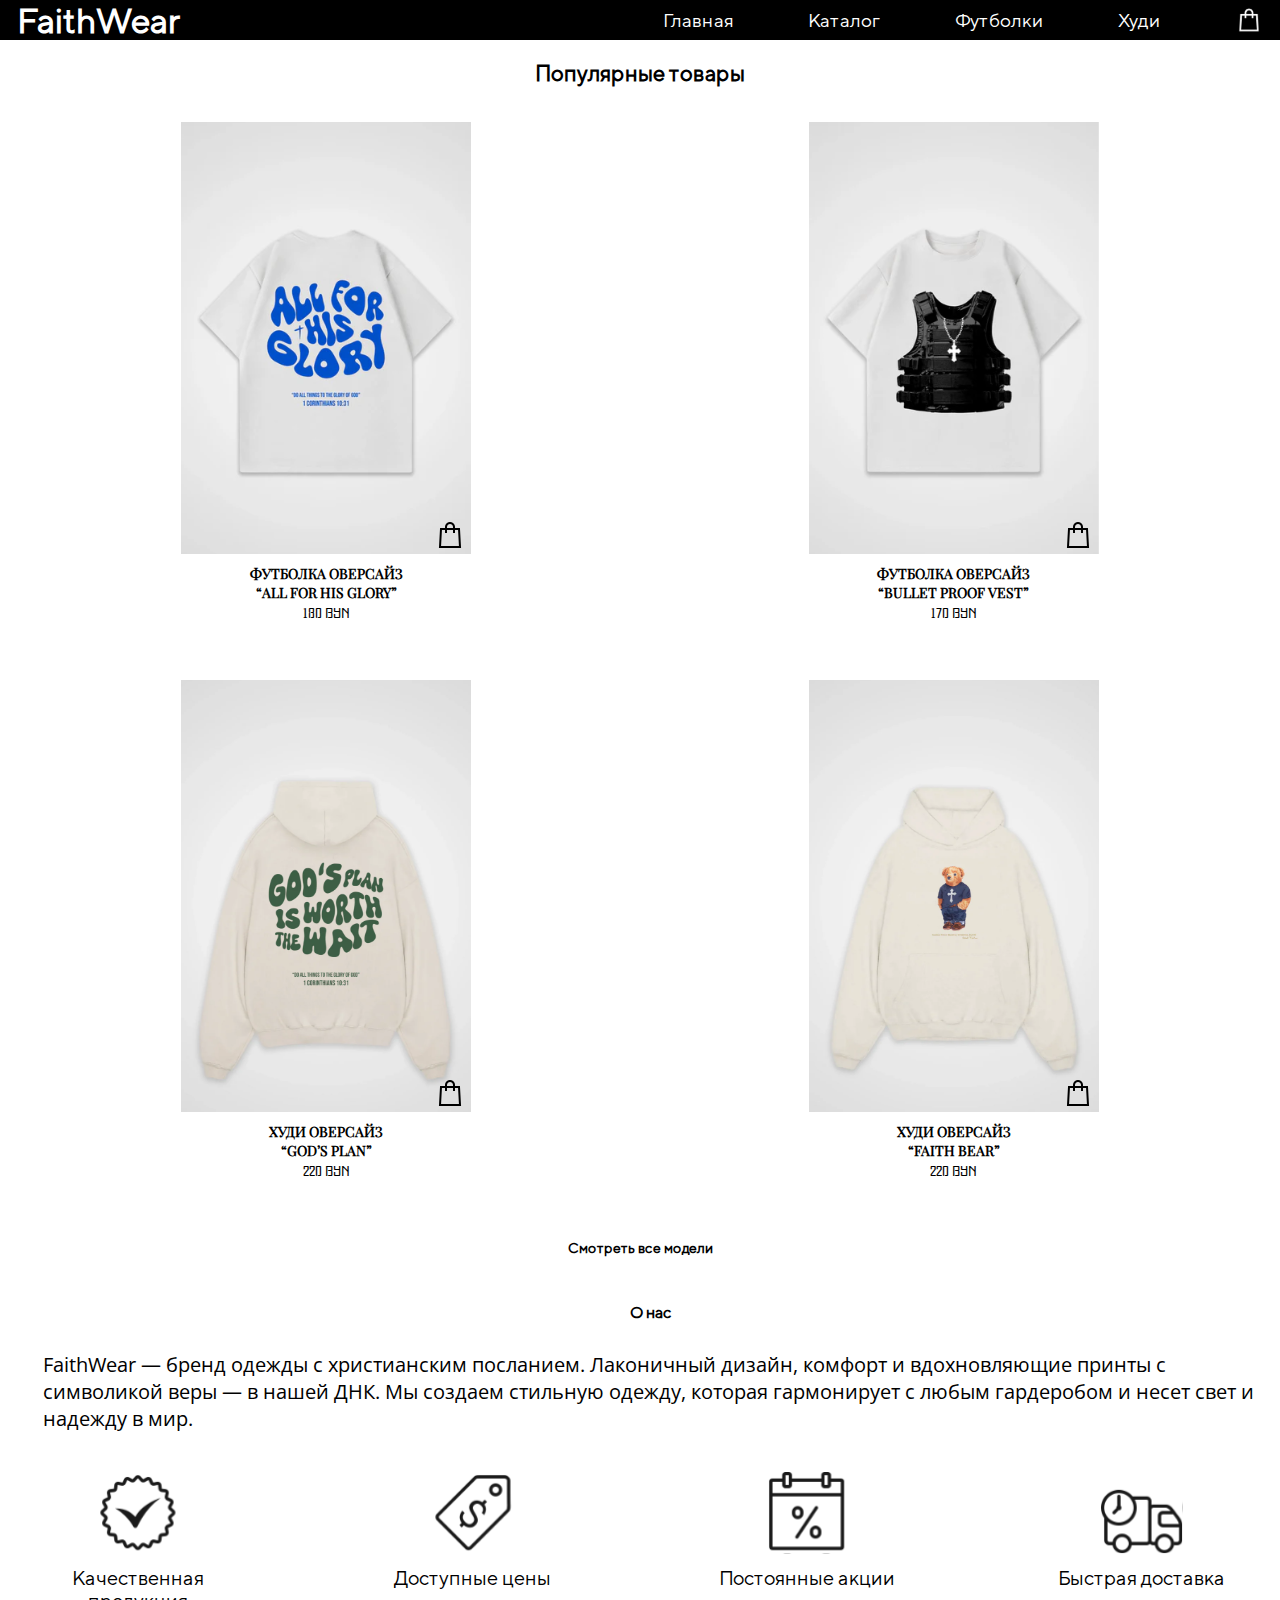
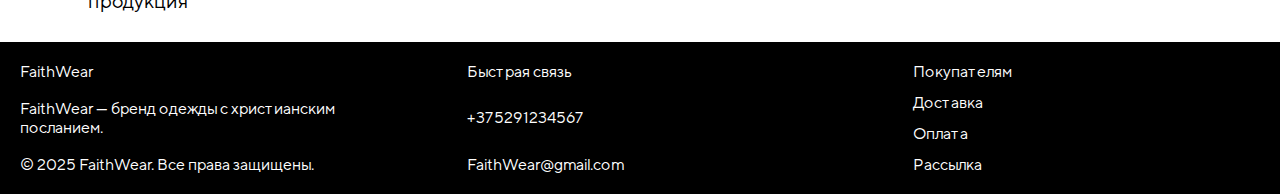
<file: index.html>
<!DOCTYPE html>
<html lang="ru">
<head>
  <meta charset="UTF-8" />
  <meta name="viewport" content="width=device-width, initial-scale=1.0" />
  <title>FaithWear</title>
  <link rel="stylesheet" href="css/general.css"/>
  <link rel="stylesheet" href="css/main.css"/>
  <link rel="icon" href="image/main.svg" type="image/svg+xml" />
</head>
<body>
  <header>
    <a href="index.html" class="header-title">FaithWear</a>
    <div class="burger-menu" id="burger-toggle" onclick="toggleMobileMenu();">&#9776;</div>
    <nav class="product-categories-container">
      <a href="index.html" class="product-info-text">Главная</a>
      <a href="catalog.html" class="product-info-text">Каталог</a> 
      <a href="catalog.html?category=tshirt" class="product-info-text" onclick="filterProducts('tshirt'); return false;">Футболки</a>
      <a href="catalog.html?category=hoodie" class="product-info-text" onclick="filterProducts('hoodie'); return false;">Худи</a>
      <a href="#" class="product-info-text" onclick="openCart(); return false;"><img class="cart" src="image/shop-cart.svg" alt=""></a>
    </nav>
    <div class="mobile-menu" id="mobile-menu">
      <a href="index.html" class="mobile-menu-item">Главная</a>
      <a href="catalog.html" class="mobile-menu-item">Каталог</a>
      <a href="catalog.html?category=tshirt" class="mobile-menu-item" onclick="toggleMobileMenu();filterProducts('tshirt'); return false;">Футболки</a>
      <a href="catalog.html?category=hoodie" class="mobile-menu-item" onclick="toggleMobileMenu();filterProducts('hoodie'); return false;">Худи</a>
      <a href="#" id="cart-header" class="mobile-menu-item" onclick="toggleMobileMenu(); openCart(); return false;">Корзина</a>
    </div>
    <div id="toast" class="toast">Товар добавлен в корзину</div>
  </header>
  <main>
    <section class="faith-wear-styles">
      <p class="popular-text">Популярные товары</p>
        <div class="product-card-listing">
          <div class="product-card">
              <div class="image-container">
                  <a href="product.html?productId=1">
                      <img src="image/card-1.svg" class="oversized-tshirt-card" alt="">
                  </a>
                  <button class="icon-button" id="product1">
                      <img src="image/cart.svg" alt="Корзина" class="icon-image">
                  </button>
              </div>
              <a href="product.html?productId=1">
                  <div class="oversized-shirt-details">
                      <p class="oversized-tshirt-heading">Футболка оверсайз <br>“All For His Glory”</p>
                      <p class="price-tag-bold-centered">180 BYN</p>
                  </div>
              </a>
          </div>
          <div class="product-card">
              <div class="image-container">
                  <a href="product.html?productId=2">
                      <img src="image/card-2.svg" class="oversized-tshirt-card" alt="">
                  </a>
                  <button class="icon-button" id="product2">
                      <img src="image/cart.svg" alt="Корзина" class="icon-image">
                  </button>
              </div>
              <a href="product.html?productId=2">
                  <div class="oversized-shirt-details">
                      <p class="oversized-tshirt-heading">Футболка оверсайз <br>“Bullet Proof Vest”</p>
                      <p class="price-tag-bold-centered">170 BYN</p>
                  </div>
              </a>
          </div>
          <div class="product-card">
              <div class="image-container">
                  <a href="product.html?productId=3">
                      <img src="image/card-3.svg" class="oversized-tshirt-card" alt="">
                  </a>
                  <button class="icon-button" id="product3">
                      <img src="image/cart.svg" alt="Корзина" class="icon-image">
                  </button>
              </div>
              <a href="product.html?productId=3">
                  <div class="oversized-shirt-details">
                      <p class="oversized-tshirt-heading">Худи оверсайз<br>“God’s Plan”</p>
                      <p class="price-tag-bold-centered">220 BYN</p>
                  </div>
              </a>
          </div>
          <div class="product-card">
              <div class="image-container">
                  <a href="product.html?productId=4">
                      <img src="image/card-4.svg" class="oversized-tshirt-card" alt="">
                  </a>
                  <button class="icon-button" id="product4">
                      <img src="image/cart.svg" alt="Корзина" class="icon-image">
                  </button>
              </div>
              <a href="product.html?productId=4">
                  <div class="oversized-shirt-details">
                      <p class="oversized-tshirt-heading">Худи оверсайз<br>“Faith Bear”</p>
                      <p class="price-tag-bold-centered">220 BYN</p>
                  </div>
              </a>
          </div>
        </div>
        <div class="model-list-container1">
          <div class="model-list-container">
            <a href="catalog.html" class="center-aligned-text-block">Смотреть все модели</a>
          </div>
        </div>
      <div class="faithwear-advantages-container">
        <div class="faithwear-text">
          <p class="faithwear-heading">О нас</p>
          <div class="divine-text-styles">
            <p class="faithwear-description">
              FaithWear — бренд одежды с христианским посланием. Лаконичный дизайн, комфорт и вдохновляющие принты с символикой веры — в нашей ДНК. Мы создаем стильную одежду, которая гармонирует с любым гардеробом и несет свет и надежду в мир.
            </p>
          </div>
        </div>
        <div class="feature-list-container">
          <div class="vertical-card-group">
            <img src="image/advantage-1.svg" class="product-feature-card" />
            <p class="product-info-card">Качественная продукция</p>
          </div>
          <div class="vertical-card-group">
            <img src="image/advantage-2.svg" class="product-feature-card" />
            <p class="product-info-card">Доступные цены</p>
          </div>
          <div class="vertical-card-group">
            <img src="image/advantage-3.svg" class="product-feature-card" />
            <p class="product-info-card">Постоянные акции</p>
          </div>
          <div class="vertical-card-group">
            <img src="image/advantage-4.svg" class="product-feature-card" />
            <p class="product-info-card">Быстрая доставка</p>
          </div>
        </div>
      </div>
    </section>
    <div id="cart-modal" class="modal">
      <div class="modal-content">
          <span class="close-button" onclick="closeCart()">&times;</span>
          <h2>Корзина</h2>
          <div id="cart-items" class="cart-items"></div>
          <div class="cart-total">
              <p id="cart-summary">Итоговая стоимость:  <span id="total-price">0 BYN</span></p>
          </div>
          <a href="#" class="pay-button" id="pay-button">Оплатить</a>
      </div>
    </div>
  </main>
  <footer>
    <div class="footer-section">
      <div class="faithwear-section">
        <p class="christian-message-heading">FaithWear</p>
        <p class="christian-message-style">FaithWear — бренд одежды с христианским посланием.</p>
        <p class="faithwear-copyright">© 2025 FaithWear. Все права защищены.</p>
      </div>
      <div class="contact-info-container">
        <a class="heading-text-block">Быстрая связь</a>
          <p class="primary-heading">+375291234567</p>
          <p class="highlighted-text1">FaithWear@gmail.com</p>
      </div>
      <div class="customer-info-panel">
        <p class="heading-text-block"><a class="primary-heading-link" href="info.html">Покупателям</a></p>
          <p class="primary-heading"><a class="primary-heading-link" href="info.html#delivery">Доставка</a></p>
          <p class="highlighted-text1"><a class="primary-heading-link" href="info.html#pay">Оплата</a></p>
          <p class="highlighted-text1"><a class="primary-heading-link" href="info.html#newsletter-subscription-section">Рассылка</a></p>
      </div>
    </div>
  </footer>
  <script src="js/header.js"></script>
  <script src="js/catalog.js"></script>
  <script src="js/cart.js"></script>
  <script src="js/payment.js"></script>
</body>
</html>
</file>
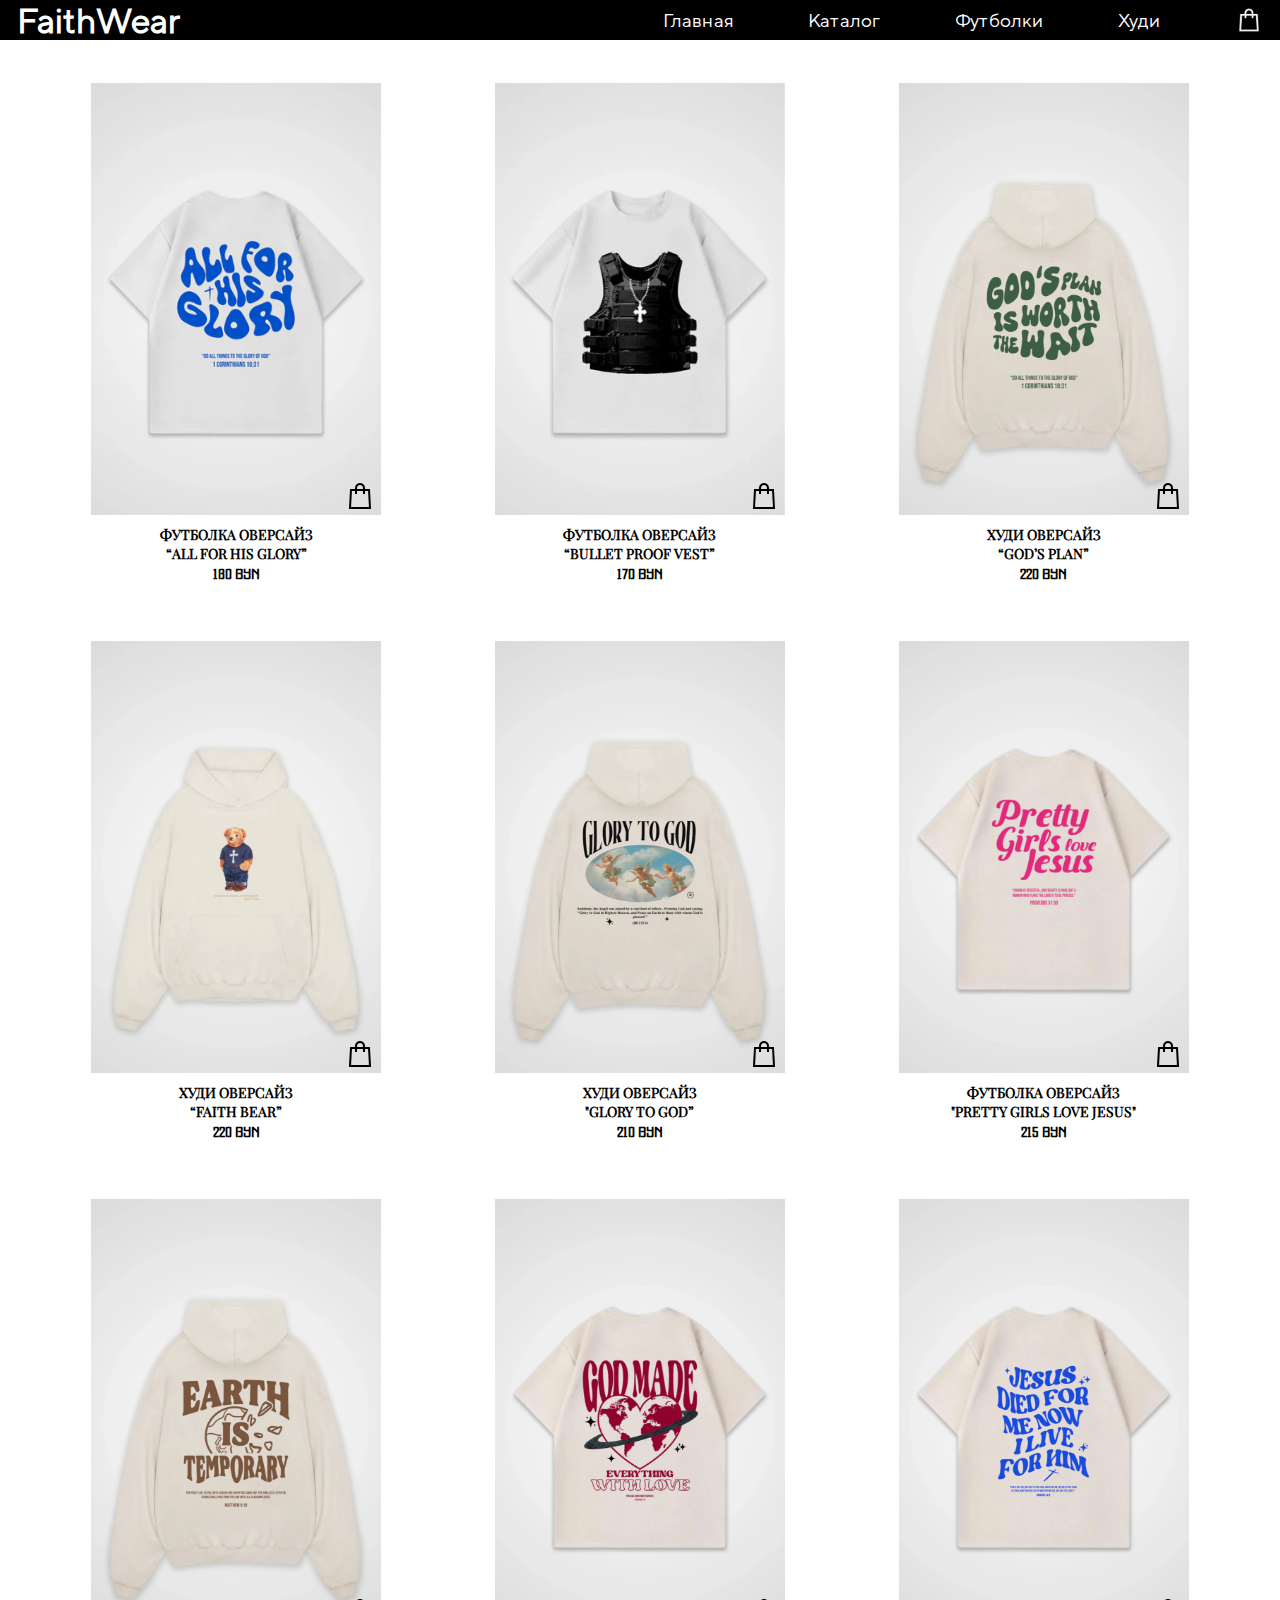
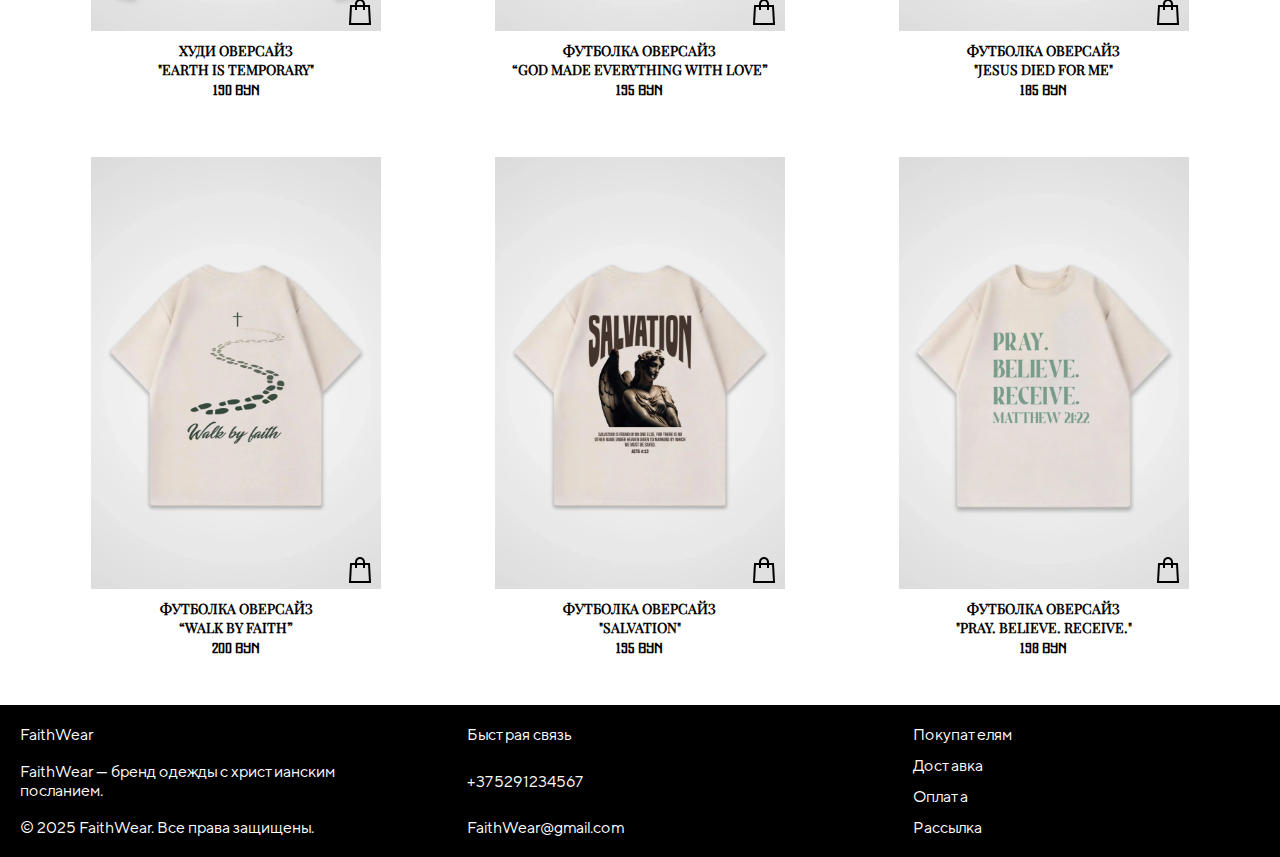
<file: catalog.html>
<!DOCTYPE html>
<html lang="ru">
<head>
    <meta charset="UTF-8">
    <meta name="viewport" content="width=device-width, initial-scale=1.0">
    <link rel="stylesheet" href="css/catalog.css">
    <link rel="stylesheet" href="css/general.css">
    <link rel="icon" href="/image/catalog.svg">
    <title>Каталог</title>
</head>
<body>
    <header>
        <a href="index.html" class="header-title">FaithWear</a>
        <div class="burger-menu" id="burger-toggle" onclick="toggleMobileMenu();">&#9776;</div>
        <nav class="product-categories-container">
          <a href="index.html" class="product-info-text">Главная</a>
          <a href="catalog.html" class="product-info-text">Каталог</a>
          <a href="catalog.html?category=tshirt" class="product-info-text" onclick="filterProducts('tshirt'); return false;">Футболки</a>
          <a href="catalog.html?category=hoodie" class="product-info-text" onclick="filterProducts('hoodie'); return false;">Худи</a>
          <a href="#" class="product-info-text" onclick="openCart(); return false;"><img class="cart" src="image/shop-cart.svg" alt=""></a>
        </nav>
        <div class="mobile-menu" id="mobile-menu">
          <a href="index.html" class="mobile-menu-item">Главная</a>
          <a href="catalog.html" class="mobile-menu-item">Каталог</a>
          <a href="catalog.html?category=tshirt" class="mobile-menu-item" onclick="toggleMobileMenu();filterProducts('tshirt'); return false;">Футболки</a>
          <a href="catalog.html?category=hoodie" class="mobile-menu-item" onclick="toggleMobileMenu();filterProducts('hoodie'); return false;">Худи</a>
          <a href="#" id="cart-header" class="mobile-menu-item" onclick="toggleMobileMenu(); openCart(); return false;">Корзина</a>
        </div>
        <div id="toast" class="toast">Товар добавлен в корзину</div>
      </header>
    <main>
        <div class="faith-wear-styles">
          <div class="product-card-listing">
            <div class="product-card" data-category="tshirt">
                <div class="image-container">
                    <a href="product.html?productId=1">
                        <img src="image/card-1.svg" class="oversized-tshirt-card" alt="">
                    </a>
                    <button class="icon-button" id="product1">
                        <img src="image/cart.svg" alt="Корзина" class="icon-image">
                    </button>
                </div>
                <a href="product.html?productId=1">
                    <div class="oversized-shirt-details">
                        <p class="oversized-tshirt-heading">Футболка оверсайз <br>“All For His Glory”</p>
                        <p class="price-tag-bold-centered">180 BYN</p>
                    </div>
                </a>
            </div>
            <div class="product-card" data-category="tshirt">
                <div class="image-container">
                    <a href="product.html?productId=2">
                        <img src="image/card-2.svg" class="oversized-tshirt-card" alt="">
                    </a>
                    <button class="icon-button" id="product2">
                        <img src="image/cart.svg" alt="Корзина" class="icon-image">
                    </button>
                </div>
                <a href="product.html?productId=2">
                    <div class="oversized-shirt-details">
                        <p class="oversized-tshirt-heading">Футболка оверсайз <br>“Bullet Proof Vest”</p>
                        <p class="price-tag-bold-centered">170 BYN</p>
                    </div>
                </a>
            </div>
            <div class="product-card" data-category="hoodie">
                <div class="image-container">
                    <a href="product.html?productId=3">
                        <img src="image/card-3.svg" class="oversized-tshirt-card" alt="">
                    </a>
                    <button class="icon-button" id="product3">
                        <img src="image/cart.svg" alt="Корзина" class="icon-image">
                    </button>
                </div>
                <a href="product.html?productId=3">
                    <div class="oversized-shirt-details">
                        <p class="oversized-tshirt-heading">Худи оверсайз<br>“God’s Plan”</p>
                        <p class="price-tag-bold-centered">220 BYN</p>
                    </div>
                </a>
            </div>
            <div class="product-card" data-category="hoodie">
                <div class="image-container">
                    <a href="product.html?productId=4">
                        <img src="image/card-4.svg" class="oversized-tshirt-card" alt="">
                    </a>
                    <button class="icon-button" id="product4">
                        <img src="image/cart.svg" alt="Корзина" class="icon-image">
                    </button>
                </div>
                <a href="product.html?productId=4">
                    <div class="oversized-shirt-details">
                        <p class="oversized-tshirt-heading">Худи оверсайз<br>“Faith Bear”</p>
                        <p class="price-tag-bold-centered">220 BYN</p>
                    </div>
                </a>
            </div>
            <div class="product-card" data-category="hoodie">
                <div class="image-container">
                    <a href="product.html?productId=5">
                        <img src="image/card-5.svg" class="oversized-tshirt-card" alt="">
                    </a>
                    <button class="icon-button" id="product5">
                        <img src="image/cart.svg" alt="Корзина" class="icon-image">
                    </button>
                </div>
                <a href="product.html?productId=5">
                    <div class="oversized-shirt-details">
                        <p class="oversized-tshirt-heading">Худи оверсайз<br>"Glory to God”</p>
                        <p class="price-tag-bold-centered">210 BYN</p>
                    </div>
                </a>
            </div>
            <div class="product-card" data-category="tshirt">
                <div class="image-container">
                    <a href="product.html?productId=6">
                        <img src="image/card-6.svg" class="oversized-tshirt-card" alt="">
                    </a>
                    <button class="icon-button" id="product6">
                        <img src="image/cart.svg" alt="Корзина" class="icon-image">
                    </button>
                </div>
                <a href="product.html?productId=6">
                    <div class="oversized-shirt-details">
                        <p class="oversized-tshirt-heading">Футболка оверсайз<br>"Pretty Girls Love Jesus"</p>
                        <p class="price-tag-bold-centered">215 BYN</p>
                    </div>
                </a>
            </div>
            <div class="product-card" data-category="hoodie">
                <div class="image-container">
                    <a href="product.html?productId=7">
                        <img src="image/card-7.svg" class="oversized-tshirt-card" alt="">
                    </a>
                    <button class="icon-button" id="product7">
                        <img src="image/cart.svg" alt="Корзина" class="icon-image">
                    </button>
                </div>
                <a href="product.html?productId=7">
                    <div class="oversized-shirt-details">
                        <p class="oversized-tshirt-heading">Худи оверсайз <br>"Earth Is Temporary"</p>
                        <p class="price-tag-bold-centered">190 BYN</p>
                    </div>
                </a>
            </div>
            <div class="product-card" data-category="tshirt">
                <div class="image-container">
                    <a href="product.html?productId=8">
                        <img src="image/card-8.svg" class="oversized-tshirt-card" alt="">
                    </a>
                    <button class="icon-button" id="product8">
                        <img src="image/cart.svg" alt="Корзина" class="icon-image">
                    </button>
                </div>
                <a href="product.html?productId=8">
                    <div class="oversized-shirt-details">
                        <p class="oversized-tshirt-heading">Футболка оверсайз <br>“God Made Everything With Love”</p>
                        <p class="price-tag-bold-centered">195 BYN</p>
                    </div>
                </a>
            </div>
            <div class="product-card" data-category="tshirt">
                <div class="image-container">
                    <a href="product.html?productId=9">
                        <img src="image/card-9.svg" class="oversized-tshirt-card" alt="">
                    </a>
                    <button class="icon-button" id="product9">
                        <img src="image/cart.svg" alt="Корзина" class="icon-image">
                    </button>
                </div>
                <a href="product.html?productId=9">
                    <div class="oversized-shirt-details">
                        <p class="oversized-tshirt-heading">Футболка оверсайз <br>"Jesus Died For Me"</p>
                        <p class="price-tag-bold-centered">185 BYN</p>
                    </div>
                </a>
            </div>
            <div class="product-card" data-category="tshirt">
                <div class="image-container">
                    <a href="product.html?productId=10">
                        <img src="image/card-10.svg" class="oversized-tshirt-card" alt="">
                    </a>
                    <button class="icon-button" id="product10">
                        <img src="image/cart.svg" alt="Корзина" class="icon-image">
                    </button>
                </div>
                <a href="product.html?productId=10">
                    <div class="oversized-shirt-details">
                        <p class="oversized-tshirt-heading">Футболка оверсайз <br>“Walk by faith”</p>
                        <p class="price-tag-bold-centered">200 BYN</p>
                    </div>
                </a>
            </div>
            <div class="product-card" data-category="tshirt">
                <div class="image-container">
                    <a href="product.html?productId=11">
                        <img src="image/card-11.svg" class="oversized-tshirt-card" alt="">
                    </a>
                    <button class="icon-button" id="product11">
                        <img src="image/cart.svg" alt="Корзина" class="icon-image">
                    </button>
                </div>
                <a href="product.html?productId=11">
                    <div class="oversized-shirt-details">
                        <p class="oversized-tshirt-heading">Футболка оверсайз<br>"Salvation"</p>
                        <p class="price-tag-bold-centered">195 BYN</p>
                    </div>
                </a>
            </div>
            <div class="product-card" data-category="tshirt">
                <div class="image-container">
                    <a href="product.html?productId=12">
                        <img src="image/card-12.svg" class="oversized-tshirt-card" alt="">
                    </a>
                    <button class="icon-button" id="product12">
                        <img src="image/cart.svg" alt="Корзина" class="icon-image">
                    </button>
                </div>
                <a href="product.html?productId=12">
                    <div class="oversized-shirt-details">
                        <p class="oversized-tshirt-heading">Футболка оверсайз<br>"Pray. Believe. Receive."</p>
                        <p class="price-tag-bold-centered">198 BYN</p>
                    </div>
                </a>
            </div>
        </div>
        <div id="cart-modal" class="modal">
            <div class="modal-content">
                <span class="close-button" onclick="closeCart()">&times;</span>
                <h2>Корзина</h2>
                <div id="cart-items" class="cart-items"></div>
                <div class="cart-total">
                    <p id="cart-summary">Итоговая стоимость:  <span id="total-price">0 BYN</span></p>
                </div>
                <a href="#" class="pay-button" id="pay-button">Оплатить</a>
            </div>
          </div>
    </main>
    <footer>
        <div class="footer-section">
          <div class="faithwear-section">
            <p class="christian-message-heading">FaithWear</p>
            <p class="christian-message-style">FaithWear — бренд одежды с христианским посланием.</p>
            <p class="faithwear-copyright">© 2025 FaithWear. Все права защищены.</p>
          </div>
          <div class="contact-info-container">
            <a class="heading-text-block">Быстрая связь</a>
              <p class="primary-heading">+375291234567</p>
              <p class="highlighted-text1">FaithWear@gmail.com</p>
          </div>
          <div class="customer-info-panel">
            <p class="heading-text-block"><a class="primary-heading-link" href="info.html">Покупателям</a></p>
              <p class="primary-heading"><a class="primary-heading-link" href="info.html#delivery">Доставка</a></p>
              <p class="highlighted-text1"><a class="primary-heading-link" href="info.html#pay">Оплата</a></p>
              <p class="highlighted-text1"><a class="primary-heading-link" href="info.html#newsletter-subscription-section">Рассылка</a></p>
          </div>
        </div>
      </footer>
    <script src="js/header.js"></script>
    <script src="js/catalog.js"></script>
    <script src="js/cart.js"></script>
</body>
</html>
</file>
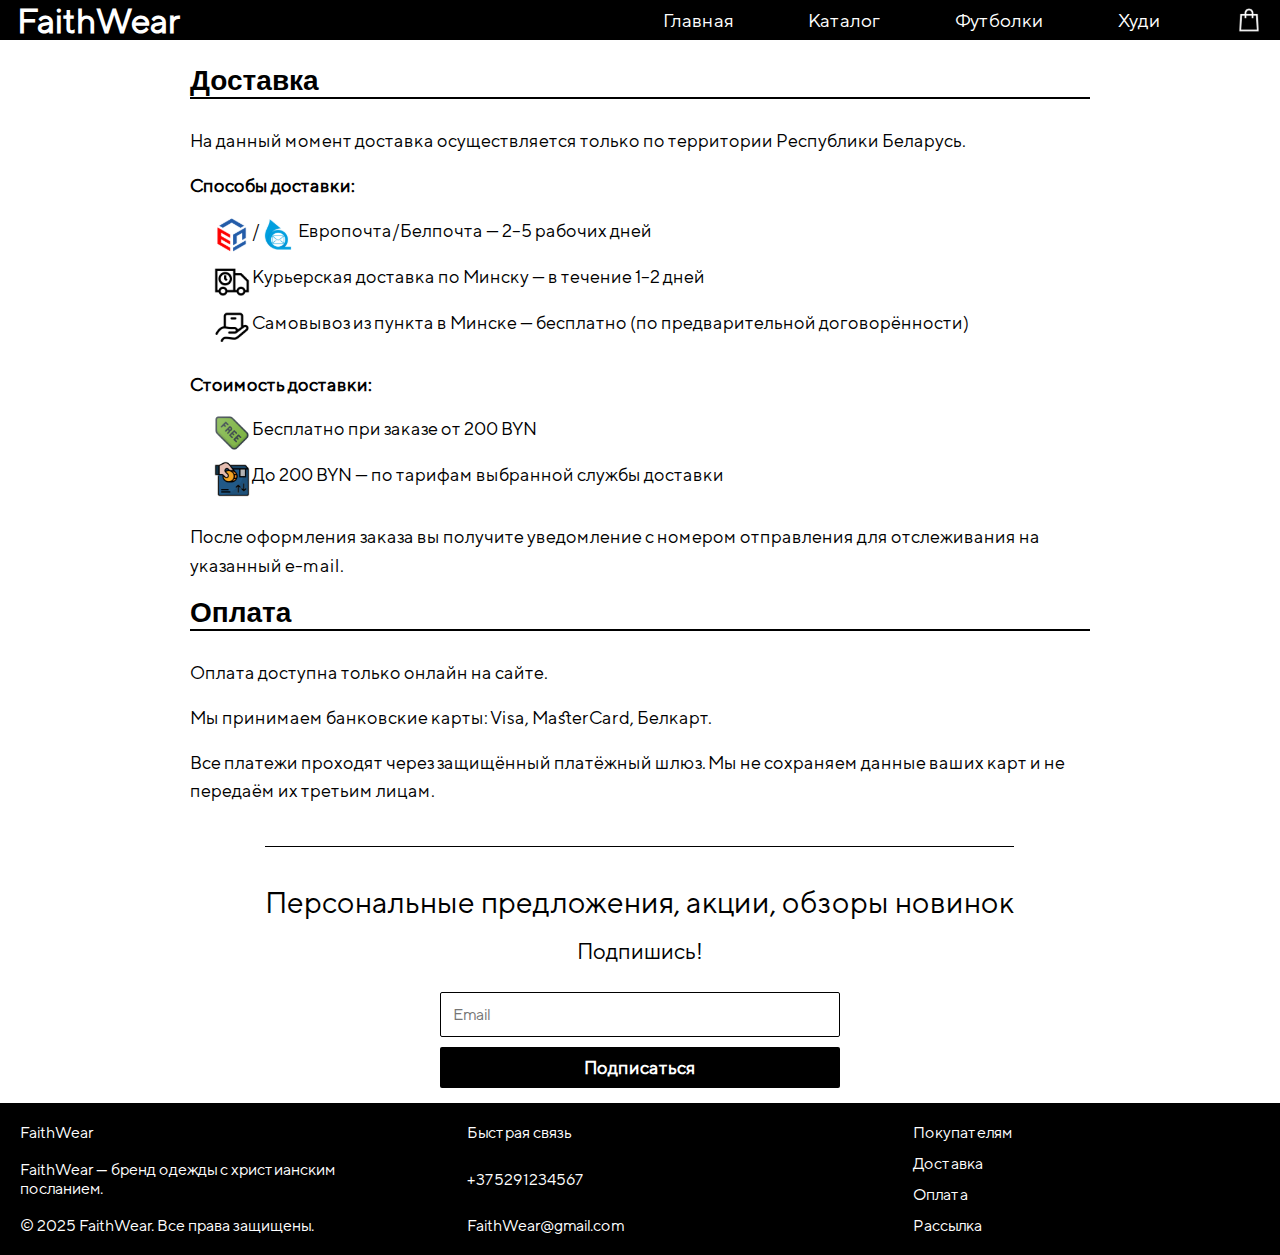
<file: info.html>
<!DOCTYPE html>
<html lang="ru">
<head>
    <meta charset="UTF-8">
    <meta name="viewport" content="width=device-width, initial-scale=1.0">
    <link rel="stylesheet" href="css/info.css">
    <link rel="stylesheet" href="css/general.css">
    <link rel="website icon" href="/image/catalog.svg">
    <title>Информация</title>
</head>
<body>
  <header>
    <a href="index.html" class="header-title">FaithWear</a>
    <div class="burger-menu" id="burger-toggle" onclick="toggleMobileMenu();">&#9776;</div>
    <nav class="product-categories-container">
      <a href="index.html" class="product-info-text">Главная</a>
      <a href="catalog.html" class="product-info-text">Каталог</a>
      <a href="catalog.html?category=tshirt" class="product-info-text">Футболки</a>
      <a href="catalog.html?category=hoodie" class="product-info-text">Худи</a>
      <a href="#" class="product-info-text" onclick="openCart(); return false;"><img class="cart" src="image/shop-cart.svg" alt=""></a>
    </nav>
    <div class="mobile-menu" id="mobile-menu">
      <a href="index.html" class="mobile-menu-item">Главная</a>
      <a href="catalog.html" class="mobile-menu-item">Каталог</a>
      <a href="catalog.html?category=tshirt" class="mobile-menu-item" onclick="toggleMobileMenu()">Футболки</a>
      <a href="catalog.html?category=hoodie" class="mobile-menu-item" onclick="toggleMobileMenu()">Худи</a>
      <a href="#" id="cart-header" class="mobile-menu-item" onclick="toggleMobileMenu(); openCart(); return false;">Корзина</a>
    </div>
  </header>
    <main>
      <div class="info-wrapper">      
        <section class="info-container">
        <h2 id="delivery">Доставка</h2>
        <p>На данный момент доставка осуществляется только по территории Республики Беларусь.</p>
        <p class="list-title">Способы доставки:</p>
        <ul>
          <li><img src="image/euromail.svg" alt="Доставка">/<img src="image/belmail.svg" alt="Доставка">Европочта/Белпочта — 2–5 рабочих дней</li>
          <li><img src="image/courier.svg" alt="Курьерская доставка"> Курьерская доставка по Минску — в течение 1–2 дней</li>
          <li><img src="image/pickup.svg" alt="Самовывоз"> Самовывоз из пункта в Минске — бесплатно (по предварительной договорённости)</li>
        </ul>
        <p class="list-title">Стоимость доставки:</p>
        <ul>
          <li><img src="image/free-delivery.svg" alt="Бесплатно"> Бесплатно при заказе от 200 BYN</li>
          <li><img src="image/tariff.svg" alt="Тарифы"> До 200 BYN — по тарифам выбранной службы доставки</li>
        </ul>
        <p>После оформления заказа вы получите уведомление с номером отправления для отслеживания на указанный e-mail.</p>
        <h2 id="pay">Оплата</h2>
        <p>Оплата доступна только онлайн на сайте.</p>
        <p>Мы принимаем банковские карты: Visa, MasterCard, Белкарт.</p>
        <p>Все платежи проходят через защищённый платёжный шлюз. Мы не сохраняем данные ваших карт и не передаём их третьим лицам.</p>
      </section>
        <div class="newsletter-subscription-section" id="newsletter-subscription-section">
            <div class="border-divider"></div>
            <div class="personalized-offers-section">
              <div class="newsletter-section">
                <p class="personal-offers-heading">Персональные предложения, акции, обзоры новинок</p>
                <p class="newsletter-subscription-text">Подпишись!</p>
              </div>
                <form id="subscribe-form" class="newsletter-subscription-bar1">
                  <input type="email" id="email-input" placeholder="Email" required>
                  <button type="submit" id="subscribe-button">Подписаться</button>
                </form>
                <p class="success-message" id="success-message">Спасибо за подписку!</p>
          </div>
        </div>
        <div id="cart-modal" class="modal">
          <div class="modal-content">
              <span class="close-button" onclick="closeCart()">&times;</span>
              <h2>Корзина</h2>
              <div id="cart-items" class="cart-items"></div>
              <div class="cart-total">
                  <p id="cart-summary">Итоговая стоимость:  <span id="total-price">0 BYN</span></p>
              </div>
              <a href="#" class="pay-button" id="pay-button">Оплатить</a>
          </div>
        </div>
    </main>
    <footer>
      <div class="footer-section">
        <div class="faithwear-section">
          <p class="christian-message-heading">FaithWear</p>
          <p class="christian-message-style">FaithWear — бренд одежды с христианским посланием.</p>
          <p class="faithwear-copyright">© 2025 FaithWear. Все права защищены.</p>
        </div>
        <div class="contact-info-container">
          <a class="heading-text-block">Быстрая связь</a>
            <p class="primary-heading">+375291234567</p>
            <p class="highlighted-text1">FaithWear@gmail.com</p>
        </div>
        <div class="customer-info-panel">
          <p class="heading-text-block"><a class="primary-heading-link" href="info.html">Покупателям</a></p>
            <p class="primary-heading"><a class="primary-heading-link" href="info.html#delivery">Доставка</a></p>
            <p class="highlighted-text1"><a class="primary-heading-link" href="info.html#pay">Оплата</a></p>
            <p class="highlighted-text1"><a class="primary-heading-link" href="info.html#newsletter-subscription-section">Рассылка</a></p>
        </div>
      </div>
    </footer>
    <script src="js/header.js"></script>
    <script src="js/cart.js"></script>
    <script src="js/info.js"></script>
</body>
</html>
</file>
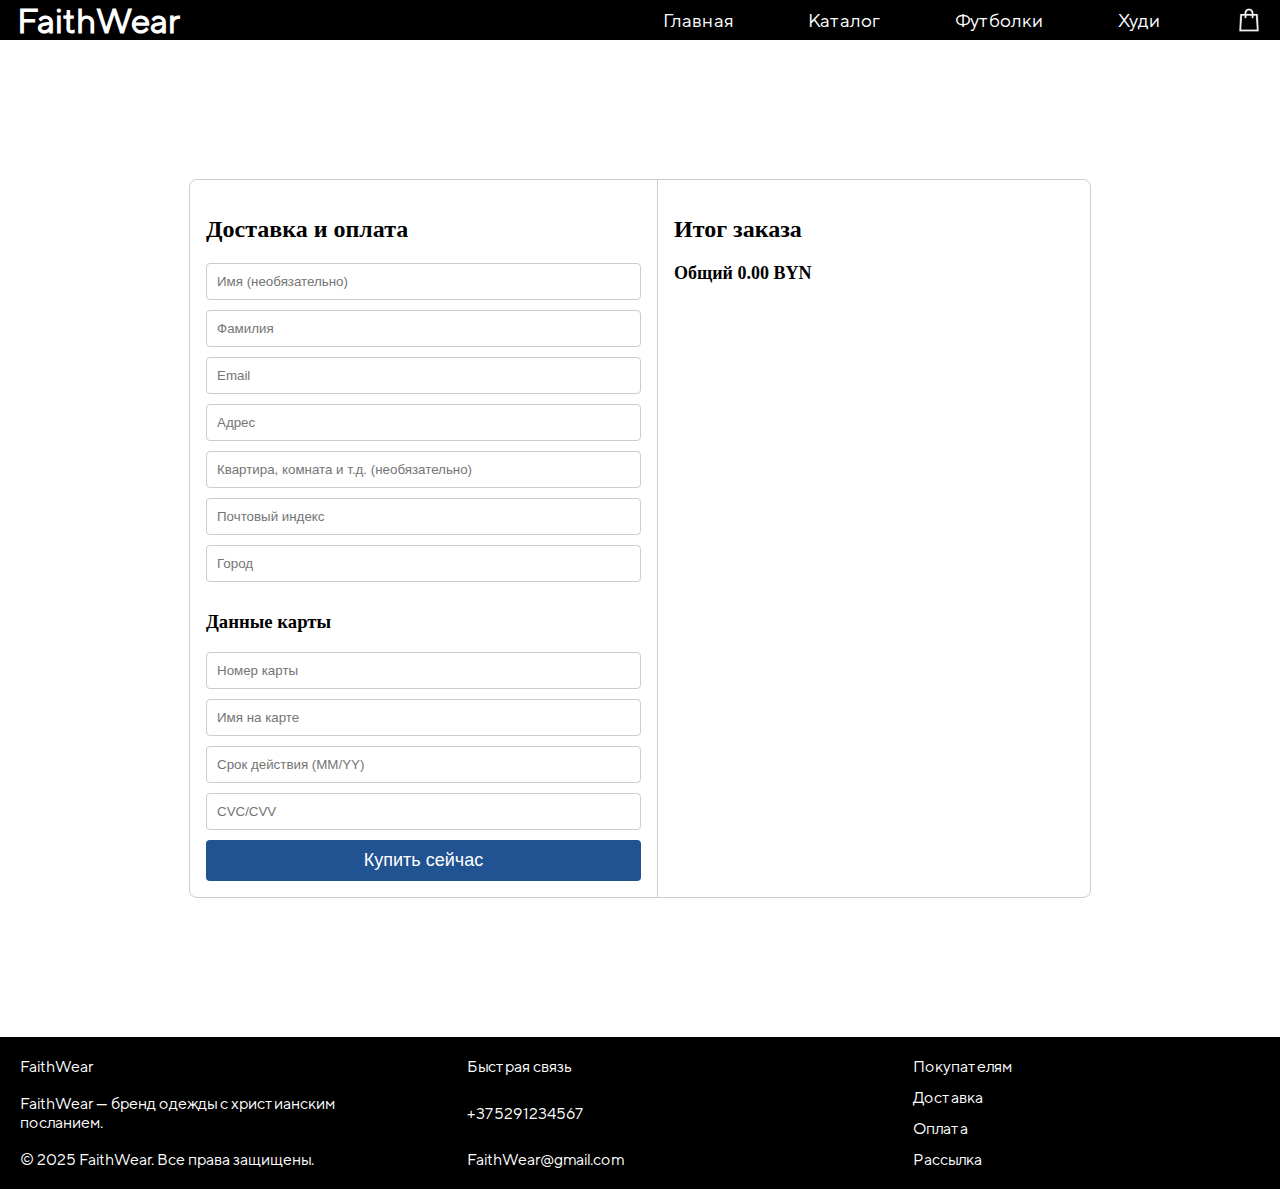
<file: payment.html>
<!DOCTYPE html>
<html lang="ru">
<head>
  <meta charset="UTF-8" />
  <meta name="viewport" content="width=device-width, initial-scale=1.0"/>
  <link rel="stylesheet" href="css/payment.css"/>
  <link rel="stylesheet" href="css/general.css"/>
  <title>Оплата</title>
</head>
<body>
  <header>
    <a href="index.html" class="header-title">FaithWear</a>
    <div class="burger-menu" id="burger-toggle" onclick="toggleMobileMenu();">&#9776;</div>
    <nav class="product-categories-container">
      <a href="index.html" class="product-info-text">Главная</a>
      <a href="catalog.html" class="product-info-text">Каталог</a>
      <a href="catalog.html?category=tshirt" class="product-info-text" onclick="filterProducts('tshirt'); return false;">Футболки</a>
      <a href="catalog.html?category=hoodie" class="product-info-text" onclick="filterProducts('hoodie'); return false;">Худи</a>
      <a href="#" class="product-info-text" onclick="openCart(); return false;"><img class="cart" src="image/shop-cart.svg" alt=""></a>
    </nav>
    <div class="mobile-menu" id="mobile-menu">
      <a href="index.html" class="mobile-menu-item">Главная</a>
      <a href="catalog.html" class="mobile-menu-item">Каталог</a>
      <a href="catalog.html?category=tshirt" class="mobile-menu-item" onclick="toggleMobileMenu();filterProducts('tshirt'); return false;">Футболки</a>
      <a href="catalog.html?category=hoodie" class="mobile-menu-item" onclick="toggleMobileMenu();filterProducts('hoodie'); return false;">Худи</a>
      <a href="#" id="cart-header" class="mobile-menu-item" onclick="toggleMobileMenu(); openCart(); return false;">Корзина</a>
    </div>
    <div id="toast" class="toast">Товар добавлен в корзину</div>
  </header>
  <main>
    <div class="pay-container">
      <div class="checkout-container">
        <div class="left-section">
          <h2 class="delivery-text">Доставка и оплата</h2>
          <form id="payment-form">
            <input type="text" id="name" class="input-field" placeholder="Имя (необязательно)">
            <input type="text" id="surname" class="input-field" placeholder="Фамилия" required>
            <input type="email" id="address" class="input-field" placeholder="Email" required>
            <input type="text" id="address" class="input-field" placeholder="Адрес" required>
            <input type="text" id="apartment" class="input-field" placeholder="Квартира, комната и т.д. (необязательно)">
            <input type="text" id="postcode" class="input-field" placeholder="Почтовый индекс" required>
            <input type="text" id="city" class="input-field" placeholder="Город" required>

            <div class="card-details">
              <h3>Данные карты</h3>
              <input type="text" id="card-number" class="input-field" placeholder="Номер карты" maxlength="19" required>
              <input type="text" id="card-holder" class="input-field" placeholder="Имя на карте" required>
              <input type="text" id="expiry-date" class="input-field" placeholder="Срок действия (MM/YY)" maxlength="5" required>
              <input type="text" id="cvc" class="input-field" placeholder="CVC/CVV" maxlength="3" required>
            </div>

            <button type="submit" class="submit-payment-button">Купить сейчас</button>
          </form>
          <p class="success-message" id="success-message">Ваш заказ успешно оформлен! Спасибо!</p>
        </div>

        <div class="right-section" id="right-section">
          <h2>Итог заказа</h2>
          <div class="order-summary" id="order-summary"></div>
          <div class="total">
            <span>Общий</span>
            <span id="total-price">0,00 BYN</span>
          </div>
        </div>
      </div>
    </div>
  </main>
  <footer>
    <div class="footer-section">
      <div class="faithwear-section">
        <p class="christian-message-heading">FaithWear</p>
        <p class="christian-message-style">FaithWear — бренд одежды с христианским посланием.</p>
        <p class="faithwear-copyright">© 2025 FaithWear. Все права защищены.</p>
      </div>
      <div class="contact-info-container">
        <a class="heading-text-block">Быстрая связь</a>
          <p class="primary-heading">+375291234567</p>
          <p class="highlighted-text1">FaithWear@gmail.com</p>
      </div>
      <div class="customer-info-panel">
        <p class="heading-text-block"><a class="primary-heading-link" href="info.html">Покупателям</a></p>
          <p class="primary-heading"><a class="primary-heading-link" href="info.html#delivery">Доставка</a></p>
          <p class="highlighted-text1"><a class="primary-heading-link" href="info.html#pay">Оплата</a></p>
          <p class="highlighted-text1"><a class="primary-heading-link" href="info.html#newsletter-subscription-section">Рассылка</a></p>
      </div>
    </div>
  </footer>
  <script src="js/header.js"></script>
  <script src="js/payment.js"></script>
  <script src="js/cart.js"></script>
</body>
</html>
</file>
<file: css/general.css>
@font-face {
  font-family: "TTNorms";
  src: url("../font/TTNorms-Regular.ttf") format("truetype");
  font-weight: normal;
  font-style: normal;
}
@font-face {
  font-family: "Letterhead";
  src: url("../font/Letterhead Studio-VG - Pricelist.otf") format("truetype");
  font-weight: normal;
  font-style: normal;
}
@font-face {
  font-family: "PlayfairDisplay";
  src: url("../font/PlayfairDisplay-VariableFont_wght.ttf") format("truetype");
  font-weight: normal;
  font-style: normal;
}
@font-face {
  font-family: "OpenSans";
  src: url("../font/OpenSans-VariableFont_wdth,wght.ttf") format("truetype");
  font-weight: normal;
  font-style: normal;
}
body {
  margin: 0;
  box-sizing: border-box;
  display: flex;
  flex-direction: column;
  align-items: stretch;
  justify-content: flex-start;
  background: white;
  height: 100%;
}

header {
  box-sizing: border-box;
  display: flex;
  flex: 0 0 auto;
  flex-direction: row;
  align-items: center;
  justify-content: space-between;
  height: 40px;
  padding: 0 17px;
  background: black;
  position: relative;
}

.header-title {
  width: 160px;
  font-size: 35px;
  font-weight: 900;
  color: white;
  text-decoration: none;
  transition: text-shadow 0.3s;
  font-family: "TTNorms", serif;
}

.divider {
  color: white;
  margin: 0px;
  font-size: 20px;
  line-height: 1;
}

.product-categories-container {
  display: flex;
  justify-content: space-between;
  align-items: center;
  width: 600px;
  font-family: "TTNorms", serif;
}

@media (min-width: 768px) and (max-width: 1000px) {
  .product-categories-container {
    width: 400px;
  }
}
.product-info-text, .cart {
  padding: 0;
  margin: 0;
  font-size: 19px;
  color: white;
  text-decoration: none;
  display: flex;
  align-items: center;
  justify-content: center;
  transition: transform 0.3s ease;
}

.product-info-text:hover, .cart:hover {
  transform: scale(1.2);
}

.burger-menu {
  display: none;
  font-size: 28px;
  color: white;
  cursor: pointer;
  z-index: 1001;
  max-width: 25px;
  max-height: 40px;
}

.mobile-menu {
  display: none;
  flex-direction: column;
  background: black;
  position: absolute;
  top: 40px;
  right: 0;
  width: 200px;
  z-index: 1000;
  box-shadow: 0 2px 5px rgba(0, 0, 0, 0.5);
  transition: opacity 0.3s ease, transform 0.3s ease;
}

.mobile-menu.show {
  display: flex;
}

.mobile-menu-item {
  padding: 10px;
  color: white;
  text-decoration: none;
  transition: background-color 0.3s;
}

.mobile-menu-item:hover {
  background: rgba(255, 255, 255, 0.1);
}

@media (max-width: 768px) {
  .header-title {
    font-size: 28px;
  }
  .product-categories-container {
    display: none;
  }
  .burger-menu {
    display: block;
  }
}
footer {
  padding: 20px;
  background-color: black;
  display: flex;
  flex-direction: row;
  justify-content: space-between;
  flex-wrap: wrap;
}

.footer-section {
  display: flex;
  flex-direction: row;
  justify-content: space-between;
  width: 100%;
  flex-wrap: wrap;
  gap: calc(7vw + 10px);
  color: white;
  font-family: "TTNorms", serif;
}

.footer-section a {
  text-decoration: none;
  color: white;
}

.faithwear-section, .contact-info-container, .customer-info-panel {
  display: flex;
  flex-direction: column;
  justify-content: space-between;
  gap: 35px;
}

.faithwear-section > *,
.contact-info-container > *,
.customer-info-panel > * {
  margin: 0px;
}

.faithwear-section,
.contact-info-container,
.customer-info-panel {
  flex: 1;
  min-width: 200px;
}

.primary-heading-link {
  display: inline-block;
  transition: transform 0.3s ease;
}

.primary-heading-link:hover {
  transform: scale(1.1);
}

@media screen and (min-width: 1024px) {
  .faithwear-section, .contact-info-container, .customer-info-panel {
    gap: 12px;
  }
}
@media screen and (max-width: 1024px) {
  .footer-section {
    font-size: 14px;
  }
  .faithwear-section, .contact-info-container, .customer-info-panel {
    gap: 12px;
  }
  .faithwear-copyright {
    font-size: 12px;
  }
  .primary-heading, .highlighted-text1, .christian-message-style, .heading-text-block {
    font-size: 12px;
  }
  .christian-message-heading {
    font-size: 16px;
  }
}
@media screen and (max-width: 768px) {
  footer {
    flex-direction: column;
    align-items: center;
    text-align: center;
  }
  .footer-section {
    flex-direction: column;
    align-items: center;
    gap: 20px;
  }
  .faithwear-section {
    order: 3;
    width: 100%;
    align-items: center;
    gap: 10px;
  }
  .contact-info-container,
  .customer-info-panel {
    width: 100%;
    align-items: center;
  }
  .contact-info-container1 {
    display: flex;
    flex-direction: column;
    gap: 4px;
    align-items: center;
  }
  .heading-text-block,
  .primary-heading,
  .highlighted-text1 {
    font-size: 14px;
  }
  .christian-message-heading {
    font-size: 18px;
  }
  .christian-message-style {
    font-size: 13px;
  }
}
.modal {
  display: none;
  position: fixed;
  z-index: 1;
  left: 0;
  top: 0;
  width: 100%;
  height: 100%;
  overflow: hidden;
  background-color: rgba(0, 0, 0, 0.5);
}

.modal-content {
  background-color: white;
  margin: 5% auto;
  padding: 20px;
  border-radius: 3px;
  width: 80%;
  max-height: 90vh;
  overflow-y: auto;
}

.cart-items {
  max-height: 60vh;
  overflow-y: auto;
}

.close-button {
  color: #000000;
  float: right;
  font-size: 28px;
  font-weight: bold;
  cursor: pointer;
}

.cart-item {
  display: flex;
  justify-content: space-between;
  align-items: center;
  margin-bottom: 10px;
}

.cart-item div {
  flex-grow: 1;
  max-width: 200px;
  white-space: nowrap;
  overflow: hidden;
  text-overflow: ellipsis;
}

.cart-item img {
  width: 50px;
}

.cart-item select {
  padding: 5px;
  margin-top: 5px;
  border-radius: 4px;
}

.quantity-controls {
  display: flex;
  align-items: center;
}

.quantity-controls button {
  margin: 0 5px;
}

.pay-button {
  box-sizing: border-box;
  display: flex;
  justify-content: center;
  align-items: center;
  width: 150px;
  height: 28px;
  padding-right: 9px;
  padding-left: 9px;
  background: black;
  border: none;
  color: white;
  font: 600 18px Inter, sans-serif;
  text-decoration: none;
  border-radius: 2px 2px 2px 2px;
  transition: transform 0.2s ease;
}

.pay-button:hover {
  cursor: pointer;
  transform: scale(1.03);
}

@media (max-width: 768px) {
  .cart-item {
    flex-direction: column;
  }
  .cart-item > img,
  .cart-item > div {
    margin-bottom: 5px;
  }
}
.toast {
  visibility: hidden;
  min-width: 200px;
  background-color: #333;
  color: #fff;
  text-align: center;
  border-radius: 6px;
  padding: 12px 24px;
  position: fixed;
  z-index: 1000;
  left: 50%;
  bottom: 30px;
  font-size: 16px;
  opacity: 0;
  transform: translateX(-50%);
  transition: opacity 0.5s ease, bottom 0.5s ease;
  font-family: "OpenSans", sans-serif;
}

.toast.show {
  visibility: visible;
  opacity: 1;
  bottom: 50px;
}

.empty-cart-message {
  text-align: center;
  font-size: 18px;
  padding: 20px;
  color: #666;
  margin: 0px;
}/*# sourceMappingURL=general.css.map */
</file>
<file: css/main.css>
.faith-wear-styles {
  padding: 20px;
}

a {
  text-decoration: none;
}

.popular-text {
  margin: 0px;
  margin-bottom: 16px;
  text-align: center;
  text-align: center;
  font-family: "TTNorms", serif;
  font-size: 22px;
  font-weight: 700;
}

.product-card-listing {
  display: grid;
  grid-template-columns: repeat(auto-fill, minmax(320px, 1fr));
  gap: 15px;
  justify-items: center;
  width: 100%;
  max-width: 100%;
  box-sizing: border-box;
  row-gap: 18px;
}

@media (min-width: 1024px) and (max-width: 1439px) {
  .product-card-listing {
    grid-template-columns: repeat(auto-fill, minmax(460px, 1fr));
  }
}
.product-card {
  display: flex;
  flex-direction: column;
  align-items: center;
  justify-content: start;
  border-radius: 10px;
  overflow: visible;
  transition: transform 0.2s ease, box-shadow 0.2s ease;
  max-width: 320px;
  max-height: 500px;
  padding: 20px;
  background-color: white;
  border: none;
  text-decoration: none;
  margin: 0 auto;
}

.product-card a {
  display: block;
  text-decoration: none;
}

.product-card:hover {
  transform: scale(1.05);
  box-shadow: 0 20px 30px rgba(0, 0, 0, 0.3);
}

.image-container {
  display: flex;
  justify-content: center;
  align-items: center;
  width: 100%;
  padding: 0;
  overflow: hidden;
  position: relative;
  height: 100%;
  max-height: 435px;
}

.oversized-tshirt-card {
  box-sizing: border-box;
  display: block;
  width: auto;
  max-width: 100%;
  height: auto;
  margin-top: 10px;
}

.oversized-shirt-details {
  display: flex;
  flex-direction: column;
  align-items: center;
  justify-content: center;
  margin-top: 10px;
  width: 290px;
}

.oversized-tshirt-heading {
  margin: 0;
  font-size: 14px;
  font-weight: 900;
  font-family: "PlayfairDisplay", serif;
  color: black;
  text-transform: uppercase;
  text-align: center;
}

.price-tag-bold-centered {
  box-sizing: border-box;
  padding: 0;
  margin-top: 5px;
  margin-bottom: 0px;
  font-size: 14px;
  font-family: "Letterhead";
  color: black;
  text-align: center;
}

.icon-button {
  background: none;
  border: none;
  cursor: pointer;
  padding: 0px;
  transition: transform 0.2s ease;
  position: absolute;
  bottom: 0px;
  right: 5px;
}

.icon-button:hover {
  transform: scale(1.3);
}

.icon-image {
  width: 32px;
  height: 32px;
}

.model-list-container1 {
  display: flex;
  flex-direction: column;
  align-items: center;
  justify-content: flex-start;
  margin-top: 40px;
}

.model-list-container {
  box-sizing: border-box;
  display: flex;
  flex-direction: column;
  align-items: stretch;
  justify-content: flex-start;
  width: 202px;
}

.center-aligned-text-block {
  padding: 0;
  margin: 0;
  color: black;
  text-align: center;
  font-family: "TTNorms", serif;
  font-size: 14px;
  font-weight: 700;
  text-decoration: none;
  position: relative;
}

.center-aligned-text-block::after {
  content: "";
  display: block;
  height: 2px;
  background: black;
  width: 0;
  transition: width 0.5s ease;
  margin: 0 auto;
  margin-top: 5px;
}

.center-aligned-text-block:hover::after {
  width: 100%;
  margin-top: 5px;
}

.faithwear-advantages-container {
  margin-top: 40px;
}

.faithwear-text {
  padding-left: 20px;
}

.faithwear-heading {
  padding: 0;
  margin: 0;
  font-family: "TTNorms", serif;
  font-weight: 600;
  font-size: 22p;
  color: black;
  text-align: center;
}

.divine-text-styles {
  padding-right: 3px;
  padding-left: 3px;
  margin-top: 29px;
}

.faithwear-description {
  box-sizing: border-box;
  padding: 0;
  margin: 0;
  font-family: "OpenSans", sans-serif;
  font-size: 20px;
  font-weight: 400;
  color: black;
}

.feature-list-container {
  display: flex;
  flex-direction: row;
  gap: 98px;
  align-items: start;
  justify-content: space-evenly;
  width: 100%;
  margin-top: 30px;
}

.vertical-card-group {
  box-sizing: border-box;
  display: flex;
  flex-direction: column;
  align-items: stretch;
  justify-content: start;
  width: 100%;
  border-radius: 10px;
  overflow: hidden;
  transition: transform 0.2s ease, box-shadow 0.2s ease;
  padding: 10px;
}

.vertical-card-group:hover {
  transform: scale(1.1);
  box-shadow: 0 10px 30px rgba(0, 0, 0, 0.4);
}

.product-feature-card {
  box-sizing: border-box;
  display: block;
  flex: 0 0 auto;
  align-self: center;
  width: 82px;
  height: 82px;
  border: none;
  -o-object-fit: cover;
     object-fit: cover;
}

.product-info-card {
  flex: 0 0 auto;
  padding: 0;
  margin: 0;
  margin-top: 11.5px;
  font-family: "TTNorms", serif;
  font-weight: 400;
  font-size: 20px;
  color: black;
  text-align: center;
}

@media screen and (max-width: 1024px) {
  .vertical-card-group {
    width: 50%;
  }
  .faithwear-heading {
    font-size: 18px;
  }
  .faithwear-description {
    font-size: 17px;
  }
  .product-info-card {
    font-size: 16px;
  }
  .product-feature-card {
    width: 70px;
    height: 70px;
  }
}
@media screen and (max-width: 768px) {
  .product-card-listing {
    grid-template-columns: repeat(auto-fill, minmax(240px, 1fr));
  }
  .product-card {
    max-width: 240px;
    max-height: 450px;
  }
  .oversized-tshirt-card, .oversized-shirt-details {
    max-width: 230px;
  }
  .oversized-shirt-details {
    max-height: 55px;
  }
  .icon-button {
    right: 2px;
  }
  .icon-button img {
    max-width: 26px;
    max-height: 26px;
  }
  .image-container {
    max-height: 360px;
  }
  .feature-list-container {
    flex-direction: column;
    align-items: center;
    gap: 32px;
  }
  .model-list-container {
    width: 100%;
    align-items: center;
  }
  .center-aligned-text-block {
    font-size: 16px;
  }
  .product-info-text {
    font-size: 18px;
  }
}/*# sourceMappingURL=main.css.map */
</file>
<file: css/catalog.css>
.faith-wear-styles {
  box-sizing: border-box;
  display: flex;
  flex-direction: column;
  align-items: stretch;
  justify-content: flex-start;
  padding: 23px 42px 28px;
}

.product-card-listing {
  display: grid;
  grid-template-columns: repeat(auto-fill, minmax(320px, 1fr));
  gap: 15px;
  justify-items: center;
  width: 100%;
  box-sizing: border-box;
  row-gap: 18px;
}

.product-card {
  flex-direction: column;
  align-items: center;
  justify-content: start;
  border-radius: 10px;
  overflow: visible;
  transition: transform 0.2s ease, box-shadow 0.2s ease;
  max-width: 320px;
  max-height: 500px;
  padding: 20px;
  background-color: white;
  border: none;
  text-decoration: none;
  margin: 0 auto;
}

.product-card a {
  display: block;
  text-decoration: none;
}

.product-card:hover {
  transform: scale(1.05);
  box-shadow: 0 20px 30px rgba(0, 0, 0, 0.3);
}

.image-container {
  display: flex;
  justify-content: center;
  align-items: center;
  width: 100%;
  padding: 0;
  overflow: hidden;
  position: relative;
  height: 100%;
  max-height: 435px;
}

.oversized-tshirt-card {
  box-sizing: border-box;
  display: block;
  width: auto;
  max-width: 100%;
  height: auto;
  margin-top: 10px;
}

.oversized-shirt-details {
  display: flex;
  flex-direction: column;
  align-items: center;
  justify-content: center;
  margin-top: 10px;
  width: 290px;
}

.oversized-tshirt-heading {
  margin: 0;
  font-family: "PlayfairDisplay", serif;
  font-size: 14px;
  font-weight: 900;
  color: black;
  text-transform: uppercase;
  text-align: center;
}

.price-tag-bold-centered {
  box-sizing: border-box;
  padding: 0;
  margin-top: 5px;
  margin-bottom: 0px;
  font-size: 14px;
  font-family: "Letterhead";
  font-weight: 700;
  color: black;
  text-align: center;
}

.icon-button {
  background: none;
  border: none;
  cursor: pointer;
  padding: 0px;
  transition: transform 0.2s ease;
  position: absolute;
  bottom: 0px;
  right: 5px;
}

.icon-button:hover {
  transform: scale(1.3);
}

.icon-image {
  width: 32px;
  height: 32px;
}

@media (max-width: 768px) {
  .product-card-listing {
    grid-template-columns: repeat(auto-fill, minmax(240px, 1fr));
  }
  .product-card {
    max-width: 240px;
    max-height: 450px;
  }
  .faith-wear-styles {
    padding: 20px 20px 30px;
  }
  .oversized-tshirt-card, .oversized-shirt-details {
    max-width: 230px;
  }
  .oversized-shirt-details {
    max-height: 55px;
  }
  .icon-button {
    right: 2px;
  }
  .icon-button img {
    max-width: 26px;
    max-height: 26px;
  }
  .image-container {
    max-height: 360px;
  }
}/*# sourceMappingURL=catalog.css.map */
</file>
<file: css/info.css>
.info-wrapper {
  display: flex;
  flex-direction: column;
  justify-content: center;
  align-items: center;
  height: auto;
  margin-top: 5px;
}

.info-container {
  display: flex;
  justify-content: center;
  flex-direction: column;
  gap: 16px;
  padding: 20px;
  max-width: 900px;
  margin: 0 auto;
  font-family: "Inter", sans-serif;
  color: #000;
}

h2 {
  margin: 0px;
}

.info-container p, .info-container ul, .info-container li {
  font-family: "TTNorms", serif;
}

.info-container h2 {
  font-size: 28px;
  font-weight: 600;
  margin-bottom: 12px;
  border-bottom: 2px solid #000;
}

.info-container p {
  font-size: 18px;
  line-height: 1.6;
  margin: 0;
}

.info-container ul {
  margin: 0;
  padding-left: 24px;
  font-size: 18px;
  line-height: 1.6;
}

.info-container li {
  margin-bottom: 10px;
  display: flex;
  overflow-wrap: break-word;
}

.info-container li img {
  width: 36px;
  height: 36px;
  margin-right: 2px;
}

.list-title {
  font-weight: 600;
  font-size: 18px;
  margin-top: 20px;
  margin-bottom: 8px;
  color: #000;
}

@media (max-width: 768px) {
  .info-container {
    padding: 20px;
  }
  .info-container h2 {
    font-size: 24px;
  }
  .info-container p {
    font-size: 16px;
  }
  .info-container ul {
    padding-left: 5px;
  }
  .info-container li {
    font-size: 16px;
  }
  .info-container li img {
    width: 30px;
    height: 30px;
  }
}
.newsletter-subscription-section {
  display: flex;
  flex-direction: column;
  align-items: center;
  justify-content: flex-start;
  padding-right: 27px;
  padding-left: 26px;
  margin-top: 20px;
}

.border-divider {
  border-top: 1px solid black;
  width: 100%;
}

.personalized-offers-section {
  display: flex;
  flex-direction: column;
  align-items: stretch;
  gap: 8px;
  margin-top: 37px;
  width: 100%;
}

.newsletter-section {
  max-width: 100%;
  text-align: center;
  font-family: "TTNorms", serif;
}

.personal-offers-heading {
  font-weight: 500;
  font-size: 30px;
  color: black;
  margin: 0;
  padding: 0;
}

.newsletter-subscription-text {
  margin: 0px;
  margin-top: 18px;
  font-size: 22px;
  font-weight: 400;
  color: black;
}

.newsletter-subscription-bar1 {
  display: flex;
  flex-direction: column;
  align-items: center;
  margin-top: 20px;
}

#email-input {
  box-sizing: border-box;
  padding: 12px;
  background: white;
  border: 1px solid black;
  border-radius: 2px;
  font-family: "TTNorms", serif;
  font-size: 16px;
  font-weight: 400;
  width: 100%;
  max-width: 400px;
  margin-bottom: 10px;
}

#subscribe-button {
  display: flex;
  justify-content: center;
  align-items: center;
  font-family: "TTNorms", serif;
  font-size: 18px;
  font-weight: 600;
  background: black;
  color: white;
  width: 100%;
  max-width: 400px;
  border-radius: 2px;
  border: none;
  padding: 10px;
  margin-bottom: 15px;
  transition: transform 0.3s ease;
}

#subscribe-button:hover {
  cursor: pointer;
  transform: scale(1.05);
}

.success-message {
  font-family: "OpenSans", sans-serif;
  display: none;
  text-align: center;
  font-size: 24px;
  color: green;
}

@media (max-width: 768px) {
  .newsletter-subscription-section {
    padding-right: 20px;
    padding-left: 20px;
    margin-top: 8px;
    margin-bottom: 8px;
  }
  .personalized-offers-section {
    margin-top: 20px;
  }
  .newsletter-section {
    max-width: 100%;
  }
  .personal-offers-heading {
    font-size: 24px;
  }
  .newsletter-subscription-text {
    font-size: 18px;
  }
  .email-input {
    padding: 10px;
    font-size: 14px;
  }
  .subscribe-button {
    font-size: 16px;
    padding: 12px;
  }
}
@media (max-width: 480px) {
  .email-input {
    font-size: 14px;
  }
  .subscribe-button {
    font-size: 16px;
    padding: 12px;
  }
}/*# sourceMappingURL=info.css.map */
</file>
<file: css/payment.css>
.pay-container {
  display: flex;
  justify-content: center;
  align-items: center;
  margin-top: 6px;
  margin-bottom: 6px;
  height: 105vh;
}

.checkout-container {
  display: flex;
  max-width: 900px;
  border: 1px solid #ccc;
  border-radius: 8px;
  overflow: hidden;
  background-color: white;
  box-sizing: content-box;
}

.left-section {
  padding: 20px;
  flex: 1;
  overflow-y: auto;
}

.right-section {
  padding: 20px;
  min-width: 400px;
  border-left: 1px solid #ccc;
  overflow-y: auto;
}

.input-field {
  width: 100%;
  padding: 10px;
  margin-bottom: 10px;
  border: 1px solid #ccc;
  border-radius: 4px;
  box-sizing: border-box;
}

.item {
  display: flex;
  justify-content: space-between;
  margin-bottom: 10px;
  padding: 5px 0;
  border-bottom: 1px solid #ddd;
}

.item span {
  max-width: 257px;
}

.total {
  font-weight: bold;
  font-size: 18px;
  margin-top: 20px;
}

.submit-payment-button {
  width: 100%;
  padding: 10px;
  background-color: #215291;
  color: #fff;
  border: none;
  border-radius: 4px;
  font-size: 18px;
  cursor: pointer;
}

.success-message {
  display: none;
  text-align: center;
  font-size: 24px;
  color: green;
  margin-top: 22px;
  margin-bottom: 22px;
  font-family: "OpenSans", sans-serif;
}

@media (max-width: 768px) {
  .pay-container {
    height: auto;
  }
  .checkout-container {
    flex-direction: column;
    width: 95%;
    margin-top: 5px;
    margin-bottom: 5px;
    height: 110vh;
  }
  .left-section, .right-section {
    padding: 10px;
  }
  .left-section {
    order: 2;
  }
  .right-section {
    overflow-y: visible;
    min-width: auto;
    border-left: none;
  }
  .input-field {
    padding: 8px;
  }
  .total {
    font-size: 16px;
  }
  .submit-payment-button {
    font-size: 16px;
  }
  .success-message {
    font-size: 20px;
  }
}
@media (min-width: 768px) and (max-width: 1440px) {
  .pay-container {
    padding: 20px;
  }
  .checkout-container {
    width: 100%;
    max-width: 900px;
    margin: 0 auto;
    border-radius: 8px;
  }
  .left-section,
  .right-section {
    padding: 16px;
  }
}/*# sourceMappingURL=payment.css.map */
</file>
